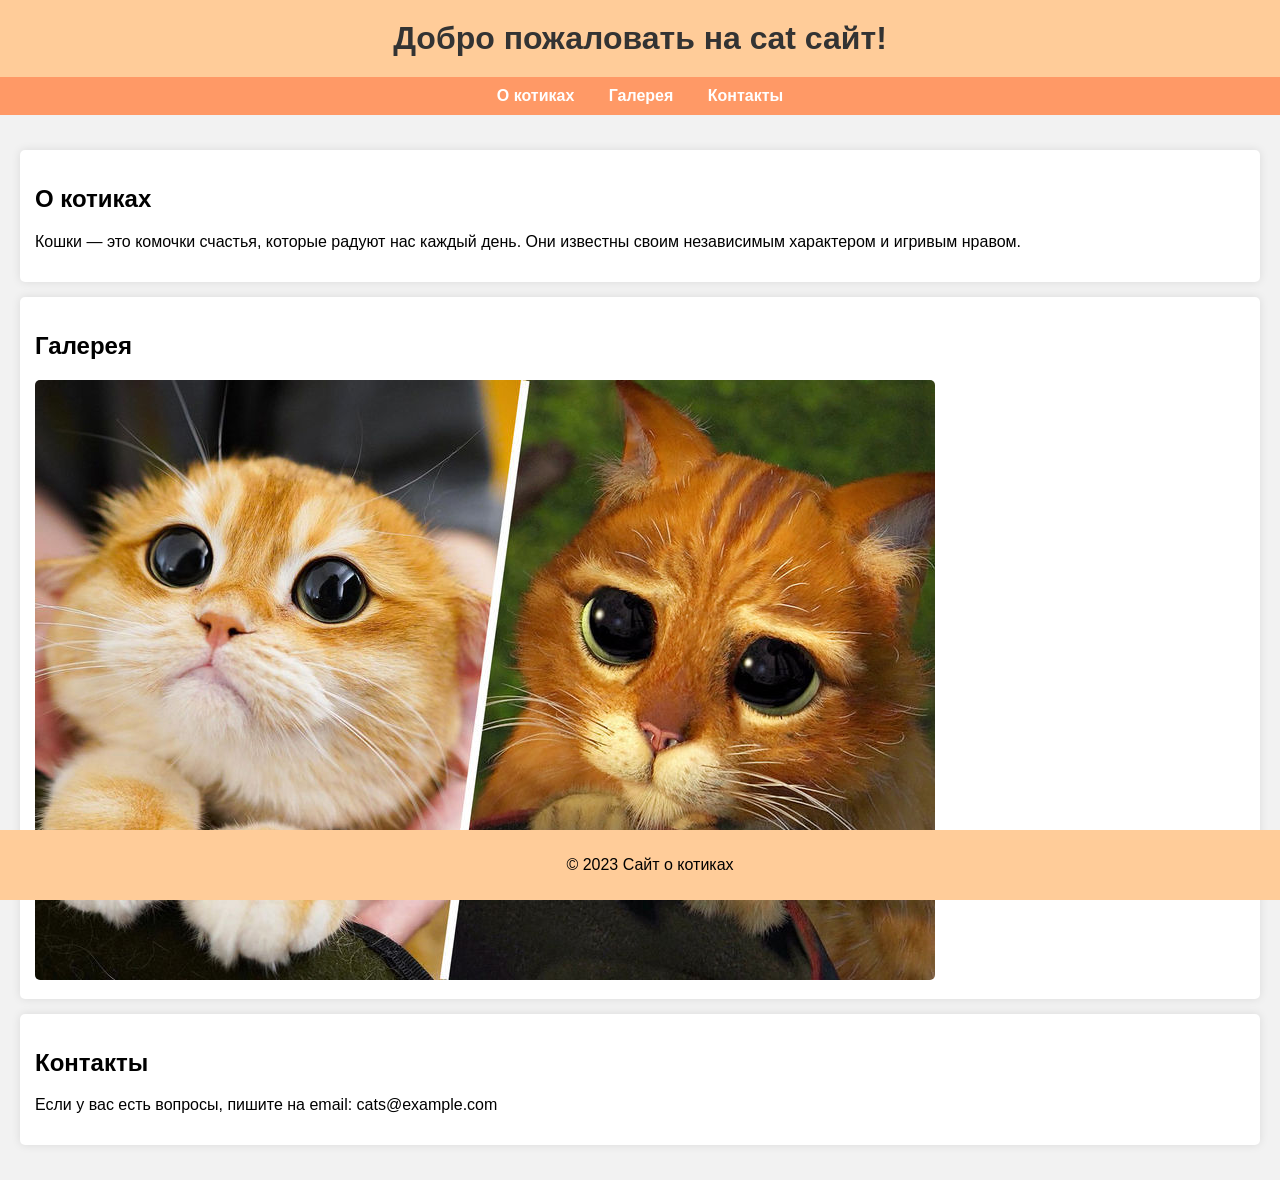
<file: html.html>
<!DOCTYPE html>
<html lang="ru">
<head>
    <meta charset="UTF-8">
    <meta name="viewport" content="width=device-width, initial-scale=1.0">
    <title>Котики</title>
    <style>
        body {
            font-family: Arial, sans-serif;
            background-color: #f2f2f2;
            margin: 0;
            padding: 0;
        }

        header {
            background-color: #ffcc99;
            text-align: center;
            padding: 20px;
        }

        header h1 {
            margin: 0;
            color: #333;
        }

        nav {
            background-color: #ff9966;
            padding: 10px;
            text-align: center;
        }

        nav a {
            margin: 0 15px;
            text-decoration: none;
            color: #fff;
            font-weight: bold;
        }

        nav a:hover {
            text-decoration: underline;
        }

        main {
            padding: 20px;
        }

        .cat-section {
            background-color: #fff;
            padding: 15px;
            margin: 15px 0;
            border-radius: 5px;
            box-shadow: 0 0 10px rgba(0, 0, 0, 0.1);
        }

        .cat-section img {
            max-width: 100%;
            height: auto;
            border-radius: 5px;
        }

        footer {
            background-color: #ffcc99;
            text-align: center;
            padding: 10px;
            position: fixed;
            width: 100%;
            bottom: 0;
        }
    </style>
</head>
<body>
    <header>
        <h1>Добро пожаловать на cat сайт!</h1>
    </header>

    <nav>
        <a href="#about">О котиках</a>
        <a href="#gallery">Галерея</a>
        <a href="#contact">Контакты</a>
    </nav>

    <main>
        <section id="about" class="cat-section">
            <h2>О котиках</h2>
            <p>Кошки — это  комочки счастья, которые радуют нас каждый день. Они известны своим независимым характером и игривым нравом.</p>
        </section>

        <section id="gallery" class="cat-section">
            <h2>Галерея</h2>
            <img src="123.jpg" alt="Котик">
        </section>

        <section id="contact" class="cat-section">
            <h2>Контакты</h2>
            <p>Если у вас есть вопросы, пишите на email: cats@example.com</p>
        </section>
    </main>

    <footer>
        <p>&copy; 2023 Сайт о котиках</p>
    </footer>
</body>
</html>
</file>
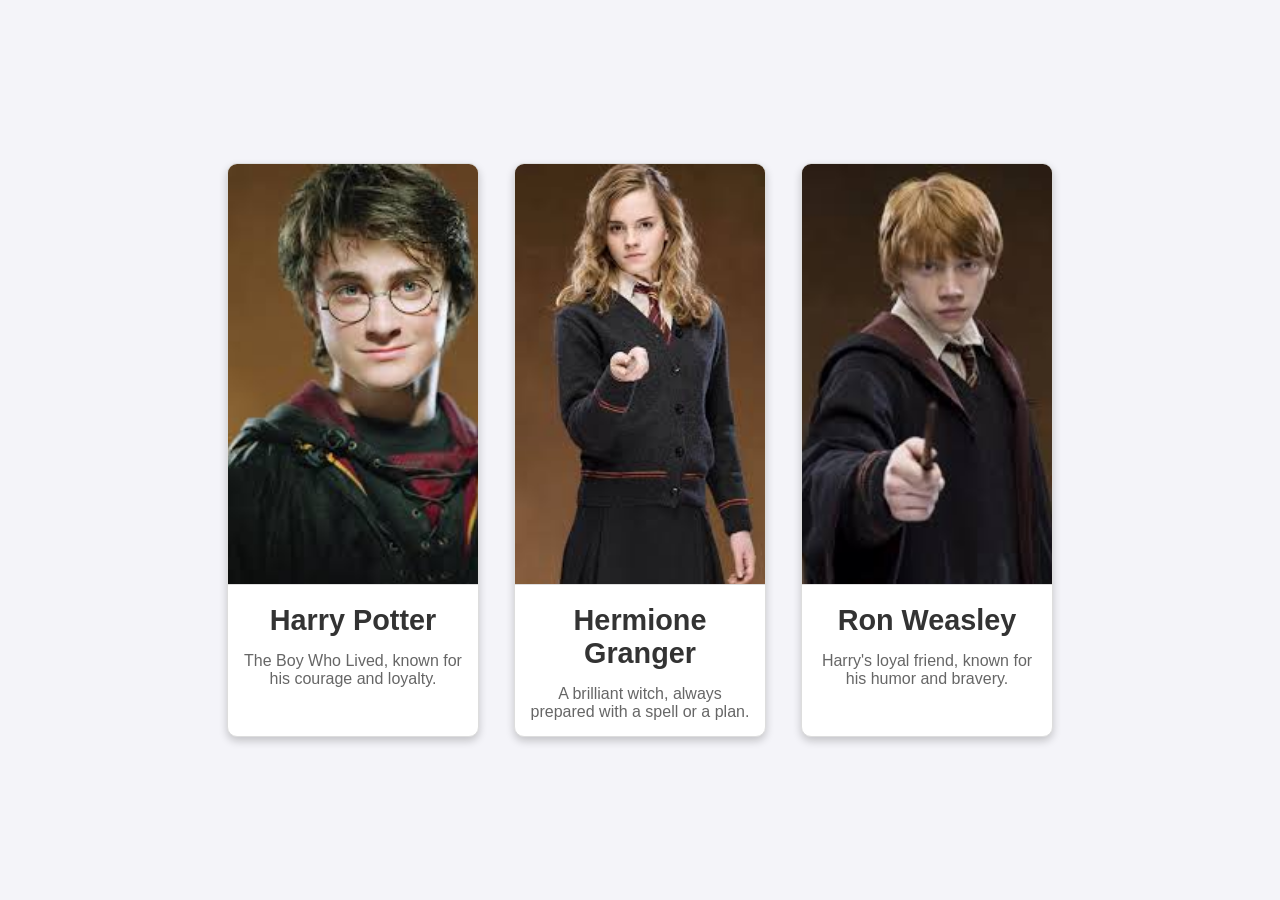
<file: html2910.html>
<!DOCTYPE html>
<html lang="en">
<head>
    <meta charset="UTF-8">
    <meta name="viewport" content="width=device-width, initial-scale=1.0">
    <title>Harry Potter Heroes</title>
    <link rel="stylesheet" href="style.css">
</head>
<body>
    <div class="card-container">
        <div class="card">
            <img src="test/garry.jpeg" alt="Harry Potter">
            <h2>Harry Potter</h2>
            <p>The Boy Who Lived, known for his courage and loyalty.</p>
        </div>
        <div class="card">
            <img src="test/mony.jpeg" alt="Hermione Granger">
            <h2>Hermione Granger</h2>
            <p>A brilliant witch, always prepared with a spell or a plan.</p>
        </div>
        <div class="card">
            <img src="test/ron_u.jpeg" alt="Ron Weasley">
            <h2>Ron Weasley</h2>
            <p>Harry's loyal friend, known for his humor and bravery.</p>
        </div>
    </div>
</body>
</html>
</file>
<file: style.css>
body {
    font-family: Arial, sans-serif;
    margin: 0;
    padding: 0;
    background-color: #f4f4f9;
    display: flex;
    justify-content: center;
    align-items: center;
    height: 100vh;
}

.card-container {
    display: flex;
    gap: 20px;
    flex-wrap: wrap;
    justify-content: center;
}

.card {
    background-color: #ffffff;
    border: 1px solid #ddd;
    border-radius: 10px;
    box-shadow: 0 4px 8px rgba(0, 0, 0, 0.2);
    overflow: hidden;
    text-align: center;
    transition: transform 0.3s ease, box-shadow 0.3s ease;
    width: 250px;
    margin: 10px;
}

.card img {
    width: 100%;
    height: 420px;
    object-fit: cover;
    border-bottom: 1px solid #ddd;
}

.card h2 {
    font-size: 1.8em;
    margin: 15px 0;
    color: #333;
}

.card p {
    font-size: 1em;
    margin: 0 15px 15px;
    color: #666;
}

.card:hover {
    transform: scale(1.05);
    box-shadow: 0 6px 12px rgba(0, 0, 0, 0.3);
}

.card-container {
    display: flex;
    flex-direction: row;
    gap: 15px;
    padding: 20px;
}
</file>
